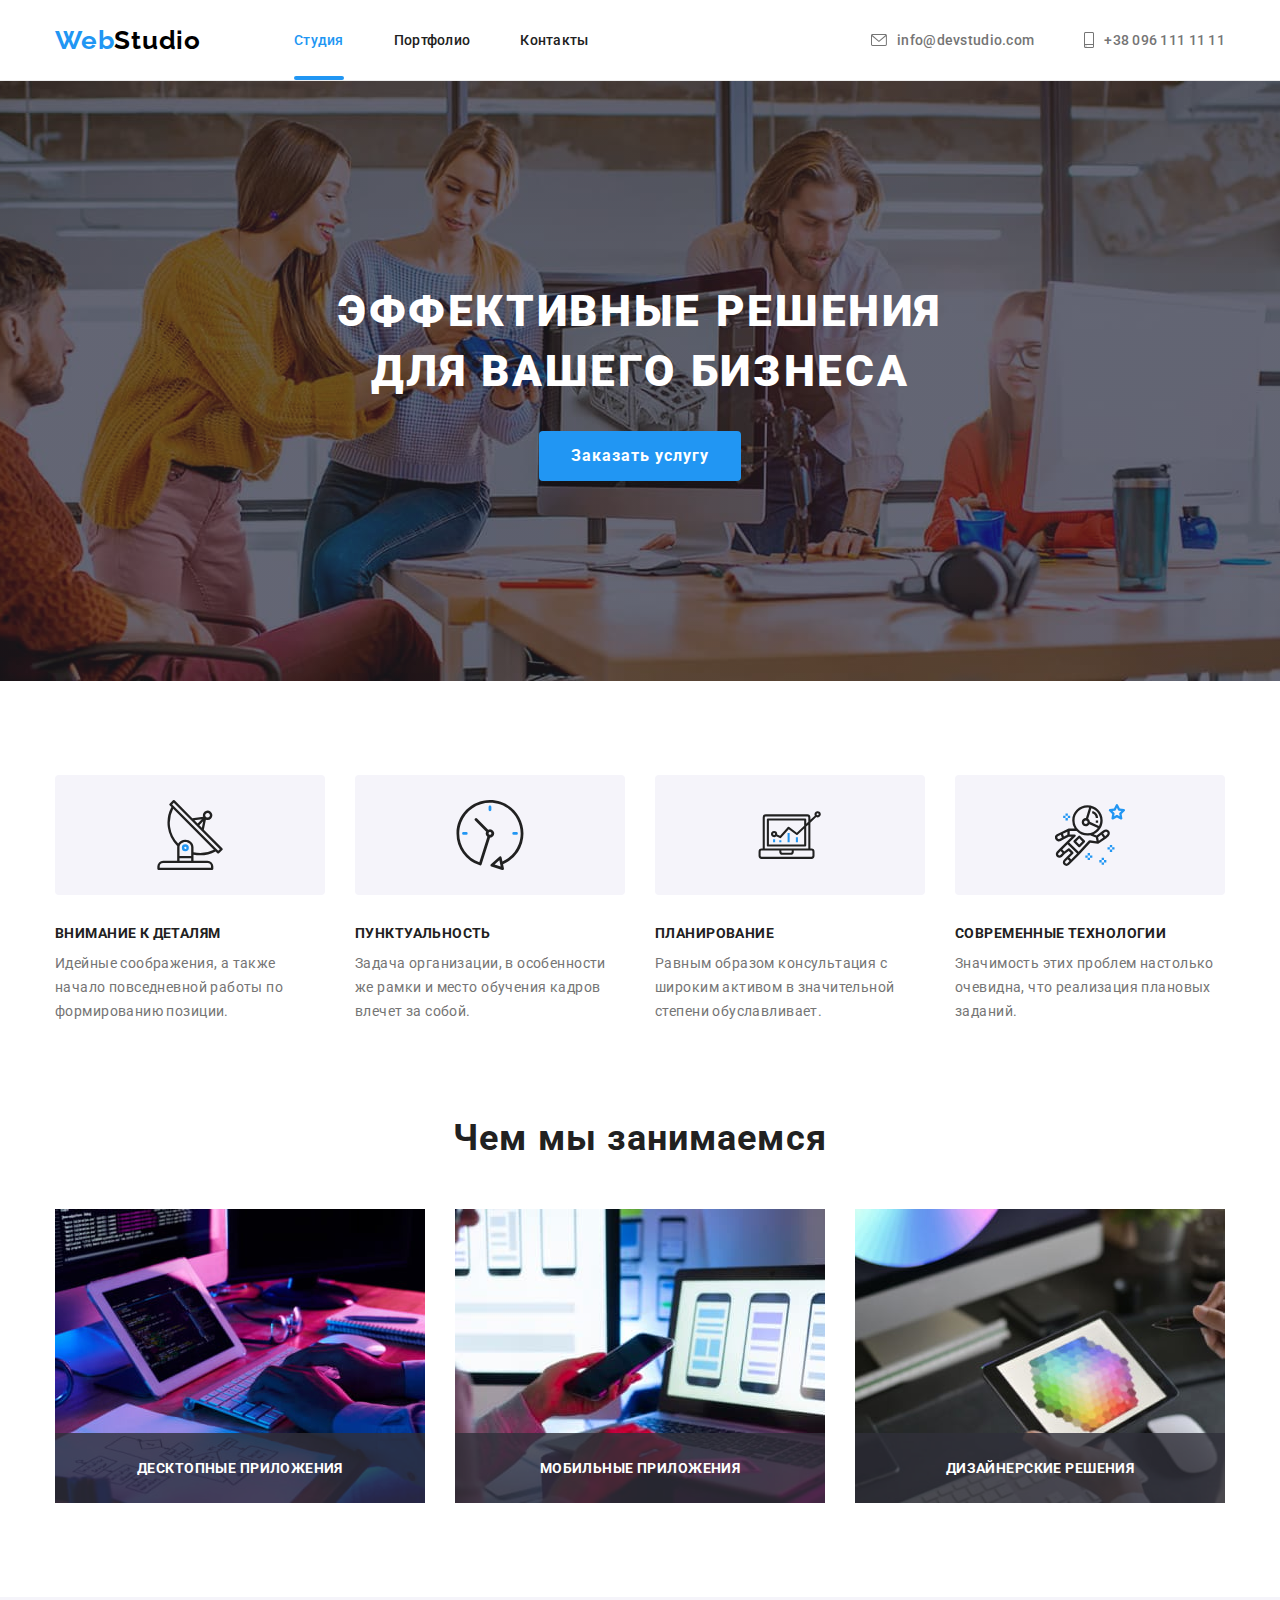
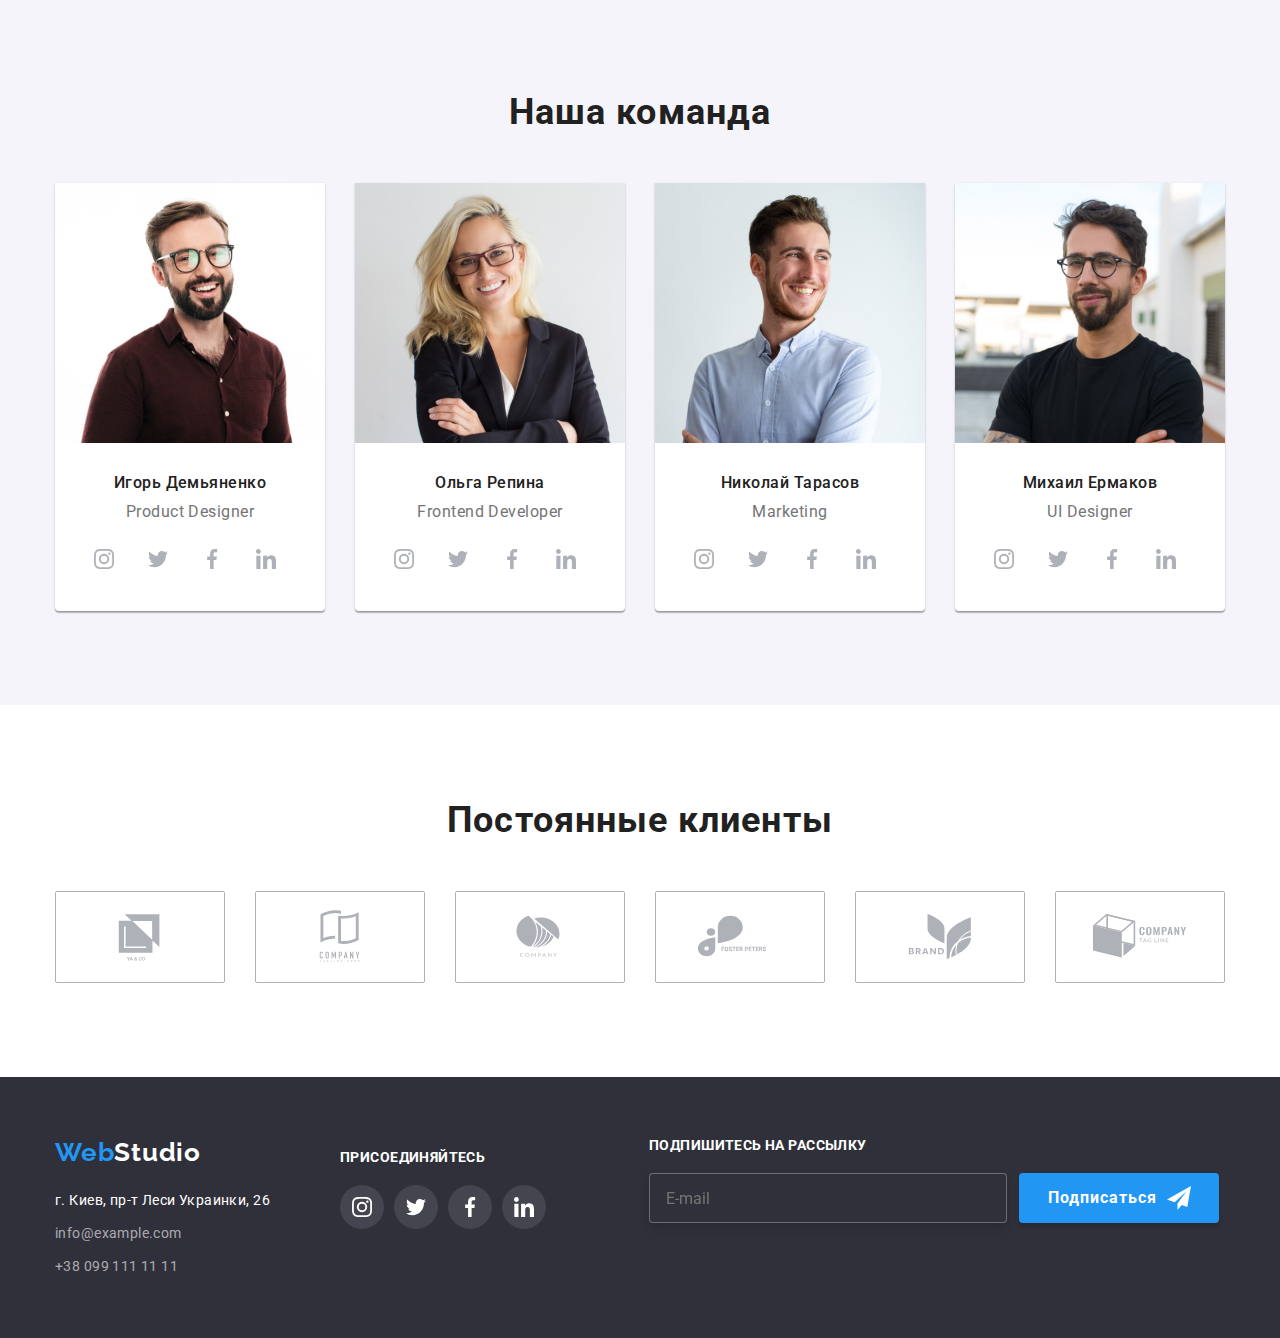
<file: index.html>
<!DOCTYPE html>
<html lang="ru">

<head>
    <meta charset="UTF-8">
    <meta http-equiv="X-UA-Compatible" content="IE=edge">
    <meta name="viewport" content="width=device-width, initial-scale=1.0">
    <title>WebStudio</title>
    <link rel="preconnect" href="https://fonts.googleapis.com">
    <link rel="preconnect" href="https://fonts.gstatic.com" crossorigin>
    <link
        href="https://fonts.googleapis.com/css2?family=Raleway:wght@700&family=Roboto:wght@400;500;700;900&display=swap"
        rel="stylesheet">
    <link rel="stylesheet" href="https://cdnjs.cloudflare.com/ajax/libs/modern-normalize/1.1.0/modern-normalize.min.css">
    <link rel="stylesheet" href="./css/styles.css">
</head>

<body>
    <header class="header">
        <div class="container main-menu">
            <a href="./index.html" class="link logo-header"><span class="logo-part">Web</span><span class="logo-second-part">Studio</span></a>    
            <nav class="navigation">
                <ul class="navigation-list list">
                    <li class="navigation-list-item"><a href="./index.html" class="link nav-item active">Студия</a></li>
                    <li class="navigation-list-item"><a href="./portfolio.html" class="link nav-item">Портфолио</a></li>
                    <li class="navigation-list-item"><a href="#" class="link nav-item">Контакты</a></li>
                </ul>
            </nav>
            <ul class="contacts-list list">
                <li><a href="mailto:info@devstudio.com" class="contact-us link">
                    <svg class="contact-icon" width="16" height="12">
                        <use href="./images/icons.svg#icon-envelope"></use>
                    </svg>
                    info@devstudio.com</a></li>
                <li><a href="tel:+380991111111" class="contact-us link">
                    <svg class="contact-icon" width="10" height="16">
                        <use href="./images/icons.svg#icon-smartphone"></use>
                    </svg>
                    +38 096 111 11 11</a></li>
            </ul>
        </div>
        
    </header>
    <main>
        <section class="hero">
            <div class="container">
                <h1 class="hero-title">Эффективные решения </br> для вашего бизнеса</h1>
                <button type="button" class="hero-btn btn" data-modal-open>Заказать услугу</button>
            </div>
        </section>
        <section class="section advantages">
            <div class="container">
                <h2 class="advantages-title">Преимущества</h2>
                <ul class="advantages-list list">
                    <li class="advantages-list-item">
                        <div class="advantages-icon">
                            <svg class="icon" width="70" height="70">
                                <use href="./images/icons.svg#icon-antenna"></use>
                            </svg>
                        </div>
                        <h3 class="advantage">Внимание к деталям</h3>
                        <p class="advantage-description">Идейные соображения, а также начало повседневной работы по
                            формированию позиции.</p>
                    </li>
                    <li class="advantages-list-item">
                        <div class="advantages-icon">
                            <svg class="icon" width="70" height="70">
                                <use href="./images/icons.svg#icon-clock"></use>
                            </svg>
                        </div>
                        <h3 class="advantage">Пунктуальность</h3>
                        <p class="advantage-description">Задача организации, в особенности же рамки и место обучения кадров
                            влечет за собой.</p>
                    </li>
                    <li class="advantages-list-item">
                        <div class="advantages-icon">
                            <svg class="icon" width="70" height="70">
                                <use href="./images/icons.svg#icon-diagram"></use>
                            </svg>
                        </div>
                        <h3 class="advantage">Планирование</h3>
                        <p class="advantage-description">Равным образом консультация с широким активом в значительной
                            степени обуславливает.</p>
                    </li>
                    <li class="advantages-list-item">
                        <div class="advantages-icon">
                            <svg class="icon" width="70" height="70">
                                <use href="./images/icons.svg#icon-astronaut"></use>
                            </svg>
                        </div>
                        <h3 class="advantage">Современные технологии</h3>
                        <p class="advantage-description">Значимость этих проблем настолько очевидна, что реализация плановых
                            заданий.</p>
                    </li>
                </ul>
            </div>
        </section>
        <section class="section occupation">
            <div class="container">
                <h2 class="occupation-title">Чем мы занимаемся</h2>
                <ul class="occupation-list list">
                    <li class="occupation-list-item">
                        <img src="./images/codding.jpg" alt="Разрабатываем" width="370" height="294">
                        <div class="occupation-description">
                            <p class="occupation-text">Десктопные приложения</p>
                        </div>
                    </li>
                    <li class="occupation-list-item">
                        <img src="./images/testing.jpg" alt="Тестим" width="370" height="294">
                        <div class="occupation-description">
                            <p class="occupation-text">Мобильные приложения</p>
                        </div>
                    </li>
                    <li class="occupation-list-item">
                        <img src="./images/drawing.jpg" alt="Рисуем" width="370" height="294">
                        <div class="occupation-description">
                            <p class="occupation-text">Дизайнерские решения</p>
                        </div>
                    </li>
                </ul>
            </div>
        </section>
        <section class="section team">
            <div class="container">
                <h2 class="team-title">Наша команда</h2>
                <ul class="team-list list">
                    <li class="team-list-item">
                        <img src="./images/photo1.jpg" alt="Игорь" width="270px" height="260px">
                        <div class="team-list-item-description">
                            <p class="team-name">Игорь Демьяненко</p>
                            <p class="team-profession">Product Designer</p>
                            <ul class="list team-list-social-networks">
                                <li class="team-list-social-networks-item">
                                    <a href="#" class="social-link">
                                        <svg class="team-social-networks" width="20" height="20">
                                            <use href="./images/icons.svg#icon-instagram"></use>
                                        </svg>
                                    </a>
                                </li>
                                <li class="team-list-social-networks-item">
                                    <a href="#" class="social-link">
                                        <svg class="team-social-networks" width="20" height="20">
                                            <use href="./images/icons.svg#icon-twitter"></use>
                                        </svg>
                                    </a>
                                </li>
                                <li class="team-list-social-networks-item">
                                    <a href="#" class="social-link">
                                        <svg class="team-social-networks" width="20" height="20">
                                            <use href="./images/icons.svg#icon-facebook"></use>
                                        </svg>
                                    </a>
                                </li>
                                <li class="team-list-social-networks-item">
                                    <a href="#" class="social-link">
                                        <svg class="team-social-networks" width="20" height="20">
                                            <use href="./images/icons.svg#icon-linkedin"></use>
                                        </svg>
                                    </a>
                                </li>
                            </ul>
                        </div>
                    </li>
                    <li class="team-list-item">
                        <img src="./images/photo2.jpg" alt="Ольга" width="270px" height="260px">
                        <div class="team-list-item-description">
                            <p class="team-name">Ольга Репина</p>
                            <p class="team-profession">Frontend Developer</p>
                            <ul class="list team-list-social-networks">
                                <li class="team-list-social-networks-item">
                                    <a href="#" class="social-link">
                                        <svg class="team-social-networks" width="20" height="20">
                                            <use href="./images/icons.svg#icon-instagram"></use>
                                        </svg>
                                    </a>
                                </li>
                                <li class="team-list-social-networks-item">
                                    <a href="#" class="social-link">
                                        <svg class="team-social-networks" width="20" height="20">
                                            <use href="./images/icons.svg#icon-twitter"></use>
                                        </svg>
                                    </a>
                                </li>
                                <li class="team-list-social-networks-item">
                                    <a href="#" class="social-link">
                                        <svg class="team-social-networks" width="20" height="20">
                                            <use href="./images/icons.svg#icon-facebook"></use>
                                        </svg>
                                    </a>
                                </li>
                                <li class="team-list-social-networks-item">
                                    <a href="#" class="social-link">
                                        <svg class="team-social-networks" width="20" height="20">
                                            <use href="./images/icons.svg#icon-linkedin"></use>
                                        </svg>
                                    </a>
                                </li>
                            </ul>
                        </div>
                    </li>
                    <li class="team-list-item">
                        <img src="./images/photo3.jpg" alt="Николай" width="270px" height="260px">
                        <div class="team-list-item-description">
                            <p class="team-name">Николай Тарасов</p>
                            <p class="team-profession">Marketing</p>
                            <ul class="list team-list-social-networks">
                                <li class="team-list-social-networks-item">
                                    <a href="#" class="social-link">
                                        <svg class="team-social-networks" width="20" height="20">
                                            <use href="./images/icons.svg#icon-instagram"></use>
                                        </svg>
                                    </a>
                                </li>
                                <li class="team-list-social-networks-item">
                                    <a href="#" class="social-link">
                                        <svg class="team-social-networks" width="20" height="20">
                                            <use href="./images/icons.svg#icon-twitter"></use>
                                        </svg>
                                    </a>
                                </li>
                                <li class="team-list-social-networks-item">
                                    <a href="#" class="social-link">
                                        <svg class="team-social-networks" width="20" height="20">
                                            <use href="./images/icons.svg#icon-facebook"></use>
                                        </svg>
                                    </a>
                                </li>
                                <li class="team-list-social-networks-item">
                                    <a href="#" class="social-link">
                                        <svg class="team-social-networks" width="20" height="20">
                                            <use href="./images/icons.svg#icon-linkedin"></use>
                                        </svg>
                                    </a>
                                </li>
                            </ul>
                        </div>
                    </li>
                    <li class="team-list-item">
                        <img src="./images/photo4.jpg" alt="Михаил" width="270px" height="260px">
                        <div class="team-list-item-description">
                            <p class="team-name">Михаил Ермаков</p>
                            <p class="team-profession">UI Designer</p>
                            <ul class="list team-list-social-networks">
                                <li class="team-list-social-networks-item">
                                    <a href="#" class="social-link">
                                        <svg class="team-social-networks" width="20" height="20">
                                            <use href="./images/icons.svg#icon-instagram"></use>
                                        </svg>
                                    </a>
                                </li>
                                <li class="team-list-social-networks-item">
                                    <a href="#" class="social-link">
                                        <svg class="team-social-networks" width="20" height="20">
                                            <use href="./images/icons.svg#icon-twitter"></use>
                                        </svg>
                                    </a>
                                </li>
                                <li class="team-list-social-networks-item">
                                    <a href="#" class="social-link">
                                        <svg class="team-social-networks" width="20" height="20">
                                            <use href="./images/icons.svg#icon-facebook"></use>
                                        </svg>
                                    </a>
                                </li>
                                <li class="team-list-social-networks-item">
                                    <a href="#" class="social-link">
                                        <svg class="team-social-networks" width="20" height="20">
                                            <use href="./images/icons.svg#icon-linkedin"></use>
                                        </svg>
                                    </a>
                                </li>
                            </ul>
                        </div>
                    </li>
                </ul>
            </div>
        </section>
        <section class="section clients">
            <div class="container">
                <h2 class="clients-title">Постоянные клиенты</h2>
                <ul class="list clients-list">
                    <li class="clients-list-item">
                        <a href="#" class="clients-link">
                            <svg class="clients-icon" width="106" height="60">
                                <use href="./images/icons.svg#icon-logo"></use>
                            </svg>
                        </a>
                    </li>
                    <li class="clients-list-item">
                        <a href="#" class="clients-link">
                            <svg class="clients-icon" width="106" height="60">
                                <use href="./images/icons.svg#icon-logo-1"></use>
                            </svg>
                        </a>
                    </li>
                    <li class="clients-list-item">
                        <a href="#" class="clients-link">
                            <svg class="clients-icon" width="106" height="60">
                                <use href="./images/icons.svg#icon-logo-2"></use>
                            </svg>
                        </a>
                    </li>
                    <li class="clients-list-item">
                        <a href="#" class="clients-link">
                            <svg class="clients-icon" width="106" height="60">
                            <use href="./images/icons.svg#icon-logo-3"></use>
                            </svg>
                        </a>
                    </li>
                    <li class="clients-list-item">
                        <a href="#" class="clients-link">
                            <svg class="clients-icon" width="106" height="60">
                                <use href="./images/icons.svg#icon-logo-4"></use>
                            </svg>
                        </a>
                    </li>
                    <li class="clients-list-item">
                        <a href="#" class="clients-link">
                            <svg class="clients-icon" width="106" height="60">
                                <use href="./images/icons.svg#icon-logo-5"></use>
                            </svg>
                        </a>
                    </li>
                </ul>
            </div>
        </section>
    </main>
    <footer class="footer">
        <div class="container footer-container">
            <div class="footer-address">
                <a href="./index.html" class="link logo-style-footer"><span class="logo-part">Web</span>Studio</a>
                <address class="address">
                    г. Киев, пр-т Леси Украинки, 26
                </address>
                <ul class="list">
                    <li class="contacts-mail"><a href="mailto:info@example.com" class="contact-us-footer link">info@example.com</a></li>
                    <li class="contacts-tel"><a href="tel:+380991111111" class="contact-us-footer link">+38 099 111 11 11</a></li>
                </ul>
            </div>
            <div class="footer-link">
                <h3 class="footer-link-title">присоединяйтесь</h3>
                <ul class="footer-links-list list">
                    <li class="footer-links-list-item">
                        <a href="#" class="footer-social-network-link">
                            <svg class="fotter-links-icon" width="20" height="20">
                                <use href="./images/icons.svg#icon-instagram"></use>
                            </svg>
                        </a>
                    </li>
                    <li class="footer-links-list-item">
                        <a href="#" class="footer-social-network-link">
                            <svg class="fotter-links-icon" width="20" height="20">
                                <use href="./images/icons.svg#icon-twitter"></use>
                            </svg>
                        </a>
                    </li>
                    <li class="footer-links-list-item">
                        <a href="#" class="footer-social-network-link">
                            <svg class="fotter-links-icon" width="20" height="20">
                                <use href="./images/icons.svg#icon-facebook"></use>
                            </svg>
                        </a>
                    </li>
                    <li class="footer-links-list-item">
                        <a href="#" class="footer-social-network-link">
                            <svg class="fotter-links-icon" width="20" height="20">
                                <use href="./images/icons.svg#icon-linkedin"></use>
                            </svg>
                        </a>
                    </li>
                </ul>
            </div>
            <div class="form-subscriber">
                <h3 class="signup-title">Подпишитесь на рассылку</h3>
                <div class="form-wrapper">
                    <form action="#" class="footer-form">
                        <div class="footer-form-item">
                            <input type="email" name="email" class="signup-form-input" placeholder="E-mail">
                            <button type="submit" class="signup-btn">
                                Подписаться
                                <svg width="24" height="24" class="signup-btn-icon">
                                    <use href="./images/icons.svg#icon-send"></use>
                                </svg>
                            </button>
                        </div>
                    </form>
                </div>
            </div>
        </div>
    </footer>
    <div class="backdrop is-hidden" data-modal>
        <div class="modal">
            <button class="modal-close-btn btn" type="button" data-modal-close>
                <svg class="modal-close-icon" width="18" height="18">
                    <use href="./images/icons.svg#icon-close"></use>
                </svg>
            </button>
            <div class="modal-form">
                    <p class="modal-form-title">Оставьте свои данные, мы вам перезвоним</p>
                <form>
                    <label class="modal-form-label">
                        Имя
                        <input type="text" class="modal-form-input" name="client-name" placeholder=" ">
                        <svg width="18" height="18" class="modal-form-icon">
                            <use href="./images/icons.svg#icon-person"></use>
                        </svg>
                    </label>
                    <label class="modal-form-label">
                        Телефон
                        <input type="tel" class="modal-form-input" name="client-phone-number" placeholder=" ">
                        <svg width="18" height="18" class="modal-form-icon">
                            <use href="./images/icons.svg#icon-phone"></use>
                        </svg>
                    </label>
                    <label class="modal-form-label">
                        Почта
                        <input type="email" class="modal-form-input" name="client-email" placeholder=" ">
                        <svg width="18" height="18" class="modal-form-icon">
                            <use href="./images/icons.svg#icon-email"></use>
                        </svg>
                    </label>
                    <label class="modal-form-label">
                        Комментарий
                        <textarea name="comment" class="modal-form-textarea" rows="6" placeholder="Введите текст"></textarea>
                    </label>
                    <label class="modal-form-label-checkbox">
                        <input type="checkbox" class="checkbox" name="contract-acceptance">
                        <span class="icon-checkbox"></span>
                        Соглашаюсь с рассылкой и принимаю <a href="#" class="terms">Условия договора</a>
                    </label>
                    <button type="submit" class="modal-form-button">Отправить</button>
                </form>
            </div>
        </div>
    </div>
    <script src="./js/modal.js"></script>
</body>
</html>
</file>
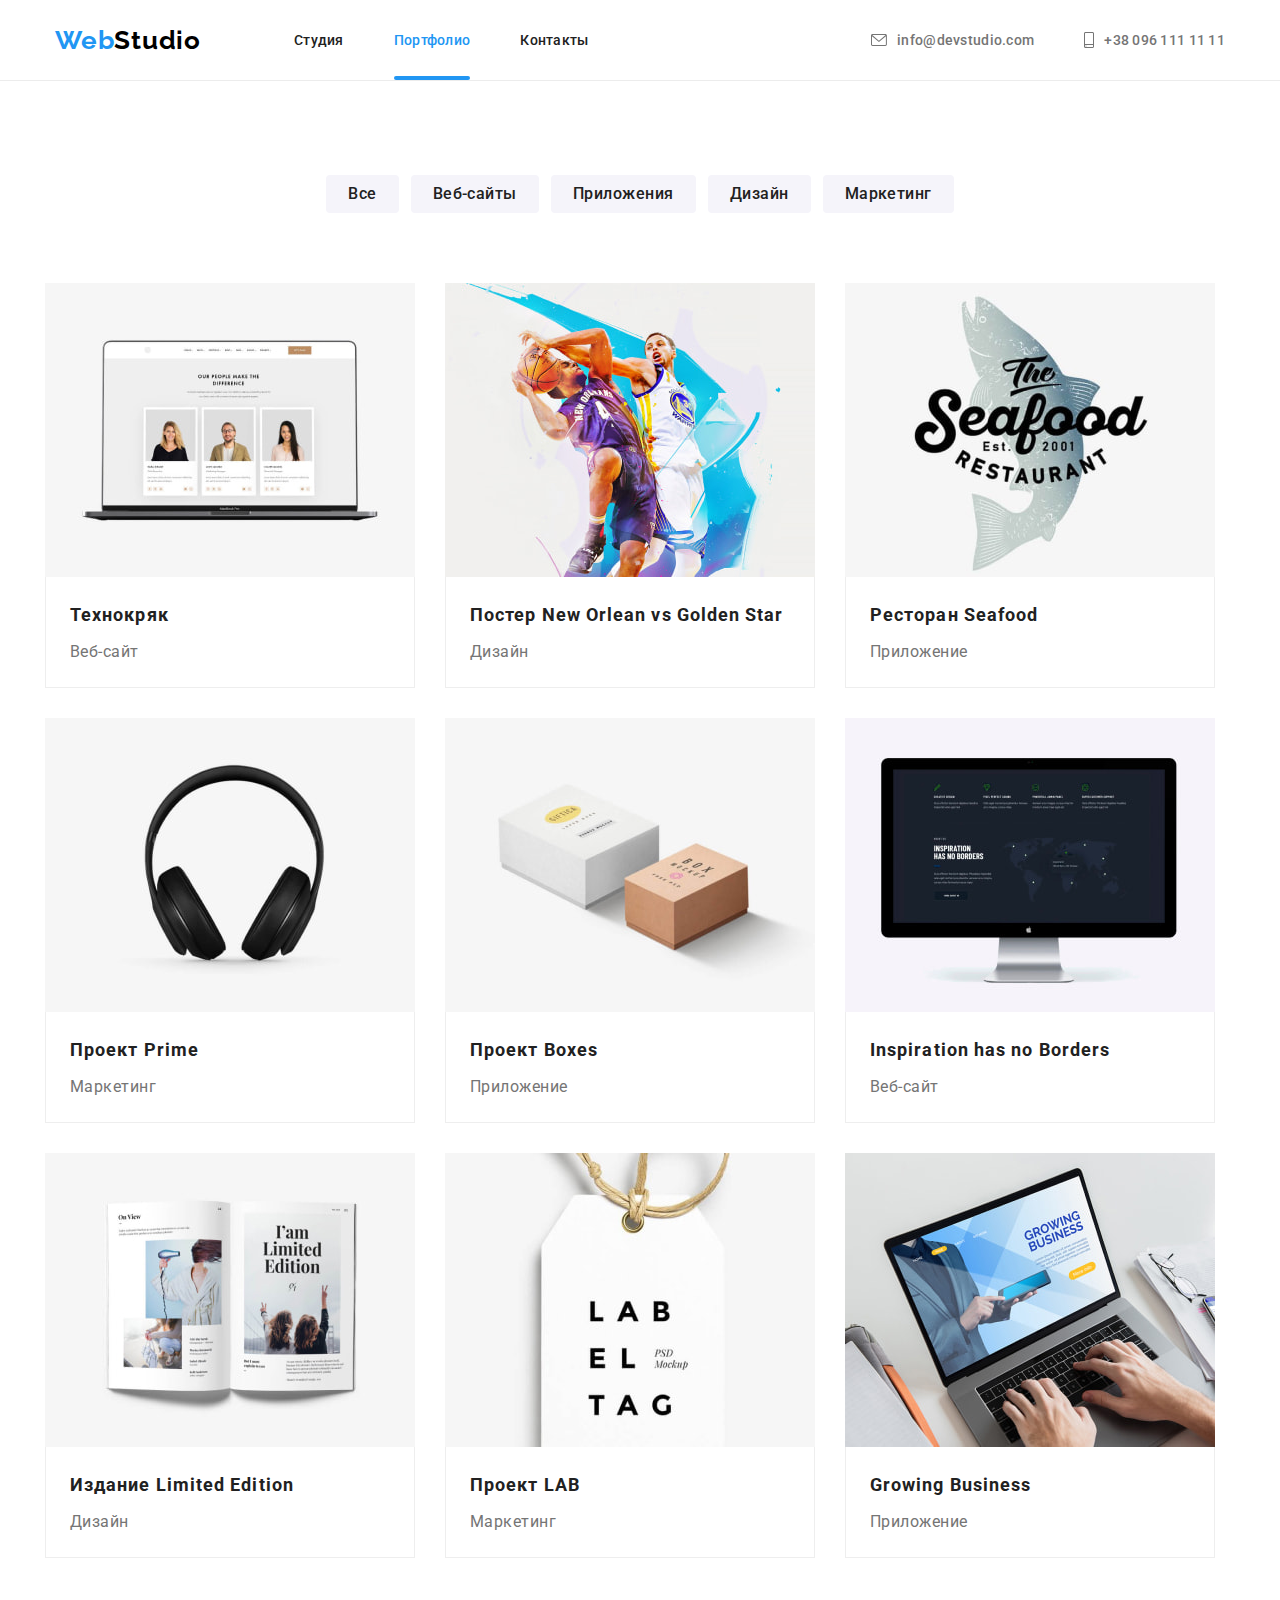
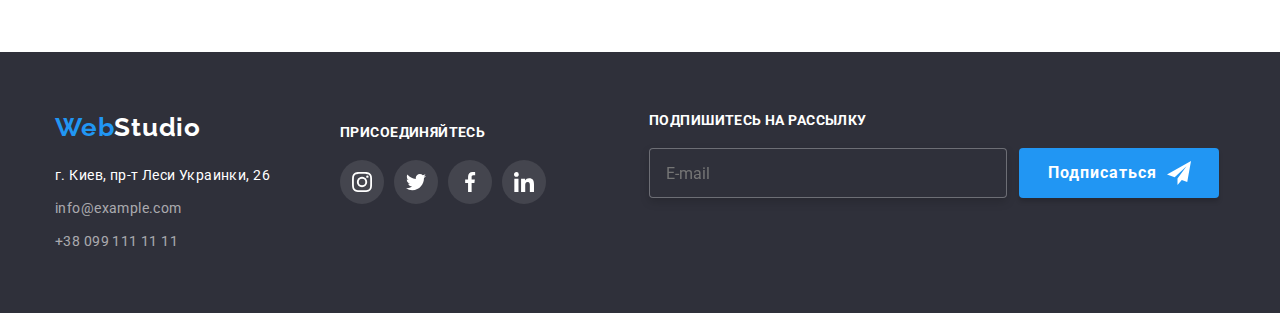
<file: portfolio.html>
<!DOCTYPE html>
<html lang="ru">

<head>
    <meta charset="UTF-8">
    <meta http-equiv="X-UA-Compatible" content="IE=edge">
    <meta name="viewport" content="width=device-width, initial-scale=1.0">
    <title>WebStudio</title>
    <link rel="preconnect" href="https://fonts.googleapis.com">
    <link rel="preconnect" href="https://fonts.gstatic.com" crossorigin>
    <link
        href="https://fonts.googleapis.com/css2?family=Raleway:wght@700&family=Roboto:wght@400;500;700;900&display=swap"
        rel="stylesheet">
    <link rel="stylesheet" href="https://cdnjs.cloudflare.com/ajax/libs/modern-normalize/1.1.0/modern-normalize.min.css">
    <link rel="stylesheet" href="./css/styles.css">
</head>

<body>
    <header class="header">
        <div class="container main-menu">
            <a href="./index.html" class="link logo-header"><span class="logo-part">Web</span><span
                class="logo-second-part">Studio</span></a>
            <nav class="navigation">
                <ul class="navigation-list list">
                    <li class="navigation-list-item"><a href="./index.html" class="link nav-item">Студия</a></li>
                    <li class="navigation-list-item"><a href="./portfolio.html" class="link nav-item active">Портфолио</a></li>
                    <li class="navigation-list-item"><a href="#" class="link nav-item">Контакты</a></li>
                </ul>
            </nav>
            <ul class="contacts-list list">
                <li><a href="mailto:info@devstudio.com" class="contact-us link">
                        <svg class="contact-icon" width="16" height="12">
                            <use href="./images/icons.svg#icon-envelope"></use>
                        </svg>
                        info@devstudio.com</a></li>
                <li><a href="tel:+380991111111" class="contact-us link">
                        <svg class="contact-icon" width="10" height="16">
                            <use href="./images/icons.svg#icon-smartphone"></use>
                        </svg>
                        +38 096 111 11 11</a></li>
            </ul>
        </div>
    </header>
    <main>
        <section class="section works">
            <div class="container">
                <ul class="works-button-list list">
                    <li class="works-button-list-item"><button class="btn works-btn" type="button">Все</button></li>
                    <li class="works-button-list-item"><button class="btn works-btn" type="button">Веб-сайты</button></li>
                    <li class="works-button-list-item"><button class="btn works-btn" type="button">Приложения</button></li>
                    <li class="works-button-list-item"><button class="btn works-btn" type="button">Дизайн</button></li>
                    <li class="works-button-list-item"><button class="btn works-btn" type="button">Маркетинг</button></li>
                </ul>
                <ul class="works-list list">
                    <li class="work-item">
                        <div class="product-thumb">
                            <img src="./images/portfolio/work-1.jpg" alt="" width="370" class="work-item-image">
                            <div class="product-text">
                                <p>Ресурс предлагает комплексные предложения с разным уровнем функционала и сервисов. Все это позволит посетителю получить исчерпывающие сведения о компании или частном лице.</p>
                            </div>
                        </div>
                        <div class="work-name-type">
                            <p class="work-name">Технокряк</p>
                            <p class="work-type">Веб-сайт</p>
                        </div>
                    </li>
                    <li class="work-item">
                        <div class="product-thumb">
                            <img src="./images/portfolio/work-2.jpg" alt="" width="370" class="work-item-image">
                            <div class="product-text">
                                <p>Ресурс предлагает комплексные предложения с разным уровнем функционала и сервисов. Все это позволит посетителю получить исчерпывающие сведения о компании или частном лице.</p>
                            </div>
                        </div>
                        <div class="work-name-type">
                            <p class="work-name">Постер New Orlean vs Golden Star</p>
                            <p class="work-type">Дизайн</p>
                        </div>
                    </li>
                    <li class="work-item">
                        <div class="product-thumb">
                            <img src="./images/portfolio/work-3.jpg" alt="" width="370" class="work-item-image">
                            <div class="product-text">
                                <p>Ресурс предлагает комплексные предложения с разным уровнем функционала и сервисов. Все это позволит посетителю получить исчерпывающие сведения о компании или частном лице.</p>
                            </div>
                        </div>
                        <div class="work-name-type">
                            <p class="work-name">Ресторан Seafood</p>
                            <p class="work-type">Приложение</p>
                        </div>
                    </li>
                    <li class="work-item">
                        <div class="product-thumb">
                            <img src="./images/portfolio/work-4.jpg" alt="" width="370" class="work-item-image">
                            <div class="product-text">
                                <p>Ресурс предлагает комплексные предложения с разным уровнем функционала и сервисов. Все это позволит посетителю получить исчерпывающие сведения о компании или частном лице.</p>
                            </div>
                        </div>
                        <div class="work-name-type">
                            <p class="work-name">Проект Prime</p>
                            <p class="work-type">Маркетинг</p>
                        </div>
                    </li>
                    <li class="work-item">
                        <div class="product-thumb">
                            <img src="./images/portfolio/work-5.jpg" alt="" width="370" class="work-item-image">
                            <div class="product-text">
                                <p>Ресурс предлагает комплексные предложения с разным уровнем функционала и сервисов. Все это позволит посетителю получить исчерпывающие сведения о компании или частном лице.</p>
                            </div>
                        </div>
                        <div class="work-name-type">
                            <p class="work-name">Проект Boxes</p>
                            <p class="work-type">Приложение</p>
                        </div>
                    </li>
                    <li class="work-item">
                        <div class="product-thumb">
                            <img src="./images/portfolio/work-6.jpg" alt="" width="370" class="work-item-image">
                            <div class="product-text">
                                <p>Ресурс предлагает комплексные предложения с разным уровнем функционала и сервисов. Все это позволит посетителю получить исчерпывающие сведения о компании или частном лице.</p>
                            </div>
                        </div>
                        <div class="work-name-type">
                            <p class="work-name">Inspiration has no Borders</p>
                            <p class="work-type">Веб-сайт</p>
                        </div>
                    </li>
                    <li class="work-item">
                        <div class="product-thumb">
                            <img src="./images/portfolio/work-7.jpg" alt="" width="370" class="work-item-image">
                            <div class="product-text">
                                <p>Ресурс предлагает комплексные предложения с разным уровнем функционала и сервисов. Все это позволит посетителю получить исчерпывающие сведения о компании или частном лице.</p>
                            </div>
                        </div>
                        <div class="work-name-type">
                            <p class="work-name">Издание Limited Edition</p>
                            <p class="work-type">Дизайн</p>
                        </div>
                    </li>
                    <li class="work-item">
                        <div class="product-thumb">
                            <img src="./images/portfolio/work-8.jpg" alt="" width="370" class="work-item-image">
                            <div class="product-text">
                                <p>Ресурс предлагает комплексные предложения с разным уровнем функционала и сервисов. Все это позволит посетителю получить исчерпывающие сведения о компании или частном лице.</p>
                            </div>
                        </div>
                        <div class="work-name-type">
                            <p class="work-name">Проект LAB</p>
                            <p class="work-type">Маркетинг</p>
                        </div>
                    </li>
                    <li class="work-item">
                        <div class="product-thumb">
                            <img src="./images/portfolio/work-9.jpg" alt="" width="370" class="work-item-image">
                            <div class="product-text">
                                <p>Ресурс предлагает комплексные предложения с разным уровнем функционала и сервисов. Все это позволит посетителю получить исчерпывающие сведения о компании или частном лице.</p>
                            </div>
                        </div>
                        <div class="work-name-type">
                            <p class="work-name">Growing Business</p>
                            <p class="work-type">Приложение</p>
                        </div>
                    </li>
                </ul>
            </div>
        </section>
    </main>
    <footer class="footer">
        <div class="container footer-container">
            <div class="footer-address">
                <a href="./index.html" class="link logo-style-footer"><span class="logo-part">Web</span>Studio</a>
                <address class="address">
                    г. Киев, пр-т Леси Украинки, 26
                </address>
                <ul class="list">
                    <li class="contacts-mail"><a href="mailto:info@example.com"
                            class="contact-us-footer link">info@example.com</a></li>
                    <li class="contacts-tel"><a href="tel:+380991111111" class="contact-us-footer link">+38 099 111 11 11</a>
                    </li>
                </ul>
            </div>
            <div class="footer-link">
                <h3 class="footer-link-title">присоединяйтесь</h3>
                <ul class="footer-links-list list">
                    <li class="footer-links-list-item">
                        <a href="#" class="footer-social-network-link">
                            <svg class="fotter-links-icon" width="20" height="20">
                                <use href="./images/icons.svg#icon-instagram"></use>
                            </svg>
                        </a>
                    </li>
                    <li class="footer-links-list-item">
                        <a href="#" class="footer-social-network-link">
                            <svg class="fotter-links-icon" width="20" height="20">
                                <use href="./images/icons.svg#icon-twitter"></use>
                            </svg>
                        </a>
                    </li>
                    <li class="footer-links-list-item">
                        <a href="#" class="footer-social-network-link">
                            <svg class="fotter-links-icon" width="20" height="20">
                                <use href="./images/icons.svg#icon-facebook"></use>
                            </svg>
                        </a>
                    </li>
                    <li class="footer-links-list-item">
                        <a href="#" class="footer-social-network-link">
                            <svg class="fotter-links-icon" width="20" height="20">
                                <use href="./images/icons.svg#icon-linkedin"></use>
                            </svg>
                        </a>
                    </li>
                </ul>
            </div>
            <div class="form-subscriber">
                <h3 class="signup-title">Подпишитесь на рассылку</h3>
                <div class="form-wrapper">
                    <form action="#" class="footer-form">
                        <div class="footer-form-item">
                            <input type="email" name="email" class="signup-form-input" placeholder="E-mail">
                            <button type="submit" class="signup-btn">
                                Подписаться
                                <svg width="24" height="24" class="signup-btn-icon">
                                    <use href="./images/icons.svg#icon-send"></use>
                                </svg>
                            </button>
                        </div>
                    </form>
                </div>
            </div>
        </div>
    </footer>
</body>
</html>
</file>
<file: css/styles.css>
body {
  font-family: "Roboto", sans-serif;
  color: #212121;
  box-sizing: border-box;
  margin: 0;
  padding: 0;
}

.container {
  width: 1200px;
  margin: 0 auto;
  padding-left: 15px;
  padding-right: 15px;
}

.section {
  padding-top: 94px;
  padding-bottom: 94px;
}

p,
h1,
h2,
h3,
h4,
h5,
h6 {
  margin: 0;
}

ul {
  margin: 0;
  padding: 0;
}

img {
  display: block;
}

/*----------- HEADER ------------*/
.header {
  /* padding-top: 24px;
  padding-bottom: 25px; */
  border-bottom: 1px solid #ececec;
}

.logo-second-part {
  font-family: "Raleway";
  font-weight: 700;
  font-size: 26px;
  line-height: 31px;
  letter-spacing: 0.03em;
  color: #000000;
}

.logo-part {
  font-family: "Raleway";
  font-weight: 700;
  font-size: 26px;
  line-height: 31px;
  letter-spacing: 0.03em;
  color: #2196f3;
}

.logo-header {
  margin-right: 93px;
}

.main-menu,
.contacts-list,
.navigation-list {
  display: flex;
}

.navigation {
  display: flex;
  align-items: center;
}

.main-menu {
  align-items: center;
}

.link {
  text-decoration: none;
}

.list {
  list-style: none;
}

.contact-icon {
  margin-right: 10px;
  transition: fill 250ms cubic-bezier(0.4, 0, 0.2, 1);
}

.contact-icon:hover,
.contact-icon:focus,
.contact-us:hover,
.contact-us:focus {
  fill: #2196f3;
  color: #2196f3;
}

.contacts-list {
  margin-left: auto;
}

.navigation-list-item:not(:first-child) {
  margin-left: 50px;
}

.contact-us {
  fill: #757575;
  color: #757575;
  font-weight: 500;
  font-size: 14px;
  line-height: 16px;
  letter-spacing: 0.02em;
  margin-left: 50px;
  align-items: center;
  display: flex;
  transition: color 250ms cubic-bezier(0.4, 0, 0.2, 1);
}

.nav-item {
  position: relative;
  display: block;
  font-weight: 500;
  font-size: 14px;
  line-height: 16px;
  letter-spacing: 0.02em;
  color: #212121;
  padding-top: 32px;
  padding-bottom: 32px;
  transition: color 250ms cubic-bezier(0.4, 0, 0.2, 1);
}

.active::after {
  position: absolute;
  display: block;
  content: "";
  width: 100%;
  height: 4px;
  background-color: #2196f3;
  bottom: 0;
  left: 0;
  border-radius: 2px;
}

.nav-item:hover,
.nav-item:focus {
  color: #2196f3;
}

.active {
  color: #2196f3;
}

/* -------------HERO----------------- */
.hero {
  background-color: #2f303a;
  background-image: linear-gradient(
      rgba(47, 48, 58, 0.4),
      rgba(47, 48, 58, 0.4)
    ),
    url(../images/bg-hero.jpg);
  background-repeat: no-repeat;
  background-size: cover;
  background-position: center;
  padding-top: 200px;
  padding-bottom: 200px;
}

.hero-title {
  font-weight: 900;
  font-size: 44px;
  line-height: 60px;
  color: #ffffff;
  text-transform: uppercase;
  text-align: center;
  letter-spacing: 0.06em;
  margin-bottom: 30px;
}

.hero-btn {
  font-family: "Roboto", sans-serif;
  display: block;
  font-weight: 700;
  font-size: 16px;
  line-height: 30px;
  padding: 10px 32px;
  background-color: #2196f3;
  letter-spacing: 0.06em;
  border: none;
  color: #ffffff;
  border-radius: 4px;
  margin: 0 auto;
}

.btn {
  cursor: pointer;
}

/* -------- ADVANTAGE SECTION ----------- */
.advantages {
  padding-bottom: 0;
  display: flex;
}

.advantages-title {
  display: none;
}

.advantages-list {
  display: flex;
  justify-content: space-between;
}

.advantages-icon {
  display: flex;
  width: 270px;
  height: 120px;
  background-color: #f5f4fa;
  justify-content: center;
  align-items: center;
  margin-bottom: 30px;
  border-radius: 4px;
  /* padding: 25px 100px; */
}

.advantage {
  font-weight: 700;
  font-size: 14px;
  line-height: 16px;
  letter-spacing: 0.03em;
  text-transform: uppercase;
}

.advantage-description {
  font-size: 14px;
  line-height: 24px;
  letter-spacing: 0.03em;
  color: #757575;
  width: 270px;
  margin-top: 10px;
}

/* -------------OCCUPATION-------------- */
.occupation-title {
  font-weight: 700;
  font-size: 36px;
  line-height: 42px;
  text-align: center;
  letter-spacing: 0.03em;
}

.occupation-list {
  display: flex;
  margin-top: 50px;
  justify-content: space-between;
}

.occupation-list-item {
  position: relative;
}

.occupation-description {
  display: flex;
  position: absolute;
  bottom: 0;
  left: 0;
  width: 100%;
  height: 70px;
  background-color: rgba(47, 48, 58, 0.8);
  align-items: center;
  justify-content: center;
}

.occupation-text {
  font-style: normal;
  font-weight: 700;
  font-size: 14px;
  line-height: 16px;
  text-align: center;
  letter-spacing: 0.03em;
  text-transform: uppercase;
  color: #fff;
}

/* ---------------TEAM--------------- */
/* .team-social-networks {
  background-size: cover;
} */

/* .team-social-networks:hover {
  fill: #ffffff;
  background-color: #2196f3;
  border-radius: 50%;
} */

.team-list-social-networks {
  display: flex;
  margin-top: 16px;
  justify-content: center;
}

.team-list-social-networks-item {
  margin-right: 10px;
}

.social-link {
  display: flex;
  justify-content: center;
  fill: #afb1b8;
  width: 44px;
  height: 44px;
  align-items: center;
  border-radius: 50%;
  transition: background-color 250ms cubic-bezier(0.4, 0, 0.2, 1),
    fill 250ms cubic-bezier(0.4, 0, 0.2, 1);
}

.social-link:hover,
.social-link:focus {
  fill: #ffffff;
  background-color: #2196f3;
}

.team {
  background-color: #f5f4fa;
}

.team-list {
  display: flex;
  text-align: center;
  margin-top: 50px;
}

.team-title {
  font-weight: 700;
  font-size: 36px;
  line-height: 42px;
  text-align: center;
  letter-spacing: 0.03em;
}

.team-name {
  font-weight: 500;
  font-size: 16px;
  line-height: 19px;
  letter-spacing: 0.03em;
}

.team-profession {
  font-size: 16px;
  line-height: 19px;
  letter-spacing: 0.03em;
  color: #757575;
  margin-top: 10px;
}

.team-list-item {
  background: #ffffff;
  box-shadow: 0px 1px 3px rgba(0, 0, 0, 0.12), 0px 1px 1px rgba(0, 0, 0, 0.14),
    0px 2px 1px rgba(0, 0, 0, 0.2);
  border-radius: 0px 0px 4px 4px;
  width: 270px;
}

.team-list-item:not(:last-child) {
  margin-right: 30px;
}

.team-list-item-description {
  padding-top: 30px;
  padding-bottom: 30px;
}

/* -------------Clients-------------- */
.clients-title {
  font-style: normal;
  font-weight: 700;
  font-size: 36px;
  line-height: 42px;
  text-align: center;
  letter-spacing: 0.03em;
  color: #212121;
  margin-bottom: 50px;
}

.clients-link {
  display: flex;
  fill: #afb1b8;
  border: 1px solid #afb1b8;
  width: 170px;
  height: 92px;
  margin-right: 30px;
  align-items: center;
  justify-content: center;
  border-radius: 2px;
  transition: fill 250ms cubic-bezier(0.4, 0, 0.2, 1),
    border-color 250ms cubic-bezier(0.4, 0, 0.2, 1);
}

.clients-link:hover,
.clients-link:focus {
  fill: #2196f3;
  border-color: #2196f3;
}

.clients-list {
  display: flex;
}

/* --------------FOOTER---------------- */
.footer {
  background-color: #2f303a;
  padding-top: 60px;
  padding-bottom: 60px;
}

.logo-style-footer {
  font-family: "Raleway";
  font-weight: 700;
  font-size: 26px;
  line-height: 31px;
  letter-spacing: 0.03em;
  color: #ffffff;
}

.address {
  font-style: normal;
  font-size: 14px;
  line-height: 24px;
  letter-spacing: 0.03em;
  color: #ffffff;
  margin-top: 20px;
}

.contact-us-footer {
  font-size: 14px;
  line-height: 24px;
  letter-spacing: 0.03em;
  color: rgba(255, 255, 255, 0.6);
}

.contacts-mail,
.contacts-tel {
  margin-top: 9px;
}

.footer-container {
  display: flex;
}

.footer-address {
  margin-right: 70px;
}

.footer-link {
  margin-top: 12px;
}

.footer-link-title {
  font-style: normal;
  font-weight: 700;
  font-size: 14px;
  line-height: 16px;
  letter-spacing: 0.03em;
  text-transform: uppercase;
  color: #ffffff;
  margin-bottom: 20px;
}

.footer-links-list {
  display: flex;
}

.footer-links-list-item {
  margin-right: 10px;
}

.footer-social-network-link {
  display: flex;
  align-items: center;
  justify-content: center;
  fill: #fff;
  background-color: #44454e;
  border-radius: 50%;
  width: 44px;
  height: 44px;
  transition: background-color 250ms cubic-bezier(0.4, 0, 0.2, 1);
}

.footer-social-network-link:hover,
.footer-social-network-link:focus {
  background-color: #2196f3;
}

.form-subscriber {
  margin-left: 93px;
}

.signup-form-input {
  background-color: #2f303a;
  border: 1px solid rgba(255, 255, 255, 0.3);
  box-sizing: border-box;
  filter: drop-shadow(0px 4px 4px rgba(0, 0, 0, 0.15));
  border-radius: 4px;
  width: 358px;
  height: 50px;
  padding-left: 16px;
  transition: color 250ms cubic-bezier(0.4, 0, 0.2, 1);
}

.signup-form-input:focus {
  color: #fff;
}

.signup-btn {
  width: 200px;
  height: 50px;
  background-color: #2196f3;
  border: none;
  padding-left: 29px;
  padding-top: 10px;
  padding-bottom: 10px;
  box-shadow: 0px 4px 4px rgba(0, 0, 0, 0.15);
  border-radius: 4px;
  color: #fff;
  font-style: normal;
  font-weight: 700;
  font-size: 16px;
  line-height: 30px;
  display: flex;
  align-items: center;
  letter-spacing: 0.06em;
  margin-left: 12px;
  cursor: pointer;
}

.signup-btn-icon {
  fill: #fff;
  margin-left: 10px;
}

.footer-form-item {
  display: flex;
  align-items: center;
}

.signup-title {
  font-style: normal;
  font-weight: 700;
  font-size: 14px;
  line-height: 16px;
  letter-spacing: 0.03em;
  text-transform: uppercase;
  color: #ffffff;
  margin-bottom: 20px;
}

/* -------------PORTFOLIO---------------- */
.works-button-list {
  text-align: center;
  margin-bottom: 50px;
}

.works-button-list-item:not(:last-child) {
  margin-right: 8px;
}

.works-button-list-item {
  display: inline-block;
}

.works-btn {
  display: block;
  font-family: "Roboto", sans-serif;
  font-style: normal;
  color: #212121;
  border: none;
  background-color: #f5f4fa;
  border-radius: 4px;
  font-weight: 500;
  font-size: 16px;
  line-height: 26px;
  /* text-align: center; */
  letter-spacing: 0.03em;
  padding: 6px 22px;
  transition: background-color 250ms cubic-bezier(0.4, 0, 0.2, 1),
    color 250ms cubic-bezier(0.4, 0, 0.2, 1),
    box-shadow 250ms cubic-bezier(0.4, 0, 0.2, 1);
}

.works-btn:hover,
.works-btn:focus {
  background-color: #2196f3;
  color: #ffffff;
  box-shadow: 0px 3px 1px rgba(0, 0, 0, 0.1), 0px 1px 2px rgba(0, 0, 0, 0.08),
    0px 2px 2px rgba(0, 0, 0, 0.12);
}

.works-list {
  display: flex;
  flex-wrap: wrap;
  margin-left: -10px;
  margin-top: -10px;
}

.work-name-type {
  padding: 20px 24px;
  border: 1px solid #eeeeee;
  border-top: 0;
}

.work-name {
  font-weight: 700;
  font-size: 18px;
  line-height: 36px;
  letter-spacing: 0.06em;
}

.work-type {
  margin-top: 4px;
  font-size: 16px;
  line-height: 30px;
  letter-spacing: 0.03em;
  color: #757575;
}

.work-item {
  display: block;
  width: 370px;
  margin-top: 30px;
  /* margin-right: 30px; */
  flex-basis: calc((100% - 90px) / 3);
  transition: box-shadow 250ms cubic-bezier(0.4, 0, 0.2, 1);
}

.work-item:not(:nth-child(3n)) {
  margin-right: 30px;
}

.work-item:hover,
.work-item:focus {
  box-shadow: 0px 1px 1px rgba(0, 0, 0, 0.12), 0px 4px 4px rgba(0, 0, 0, 0.06),
    1px 4px 6px rgba(0, 0, 0, 0.16);
}

.product-thumb {
  position: relative;
  overflow: hidden;
}

.product-thumb::before {
  position: absolute;
  content: "";
  display: block;
  bottom: 0;
  left: 0;
  width: 100%;
  height: 100%;
  background-color: #2196f3;
  opacity: 0.9;
  transform: translateY(100%);
  transition: transform 250ms cubic-bezier(0.4, 0, 0.2, 1);
}

.work-item:hover .product-thumb::before {
  transform: translateY(0);
}

.product-text {
  position: absolute;
  top: 0;
  left: 0;
}

.product-text p {
  padding: 63px 24px;
  font-style: normal;
  font-weight: 400;
  font-size: 18px;
  line-height: 28px;
  letter-spacing: 0.03em;
  color: #ffffff;
  transform: translateY(100%);
  transition: transform 250ms cubic-bezier(0.4, 0, 0.2, 1);
}

.work-item:hover .product-text p {
  transform: translateY(0);
}

/* -----------BACKDROP------------- */

.backdrop {
  position: fixed;
  width: 100%;
  height: 100%;
  top: 0;
  left: 0;
  background-color: rgba(0, 0, 0, 0.2);
  opacity: 1;
  transition: opacity 250ms cubic-bezier(0.4, 0, 0.2, 1),
    visibility 250ms cubic-bezier(0.4, 0, 0.2, 1);
}

.modal {
  position: absolute;
  width: 528px;
  height: 581px;
  top: 50%;
  left: 50%;
  background-color: #fff;
  transform: translate(-50%, -50%);
  box-shadow: 0px 1px 3px rgba(0, 0, 0, 0.12), 0px 1px 1px rgba(0, 0, 0, 0.14),
    0px 2px 1px rgba(0, 0, 0, 0.2);
  border-radius: 4px;
  transform: translate(-50%, -50%) scale(1) rotate(0deg);
  transition: transform 250ms cubic-bezier(0.4, 0, 0.2, 1),
    box-shadow 250ms cubic-bezier(0.4, 0, 0.2, 1);
}

.modal-close-btn {
  display: flex;
  justify-content: center;
  align-items: center;
  position: absolute;
  top: 8px;
  right: 8px;
  width: 30px;
  height: 30px;
  border: 1px solid rgba(0, 0, 0, 0.1);
  border-radius: 50%;
  background-color: #fff;
}

.modal-close-icon {
  fill: #000;
  transition: fill 250ms cubic-bezier(0.4, 0, 0.2, 1);
}

.modal-close-btn:hover > .modal-close-icon,
.modal-close-btn:focus > .modal-close-icon {
  fill: #2196f3;
}

.backdrop.is-hidden {
  visibility: hidden;
  opacity: 0;
  pointer-events: none;
}

.backdrop.is-hidden .modal {
  transform: rotate(300deg) scale(0.01);
  transition: transform 250ms cubic-bezier(0.4, 0, 0.2, 1);
}

.modal-form {
  padding: 40px 40px;
}

.modal-form-title {
  font-style: normal;
  font-weight: 700;
  font-size: 20px;
  line-height: 23px;
  text-align: center;
  letter-spacing: 0.03em;
  margin-bottom: 12px;
  color: #212121;
}

.modal-form-label {
  position: relative;
  font-style: normal;
  font-weight: 400;
  font-size: 12px;
  line-height: 14px;
  letter-spacing: 0.01em;

  color: #757575;
}

.modal-form-input,
.modal-form-textarea {
  width: 100%;
  border: 1px solid rgba(33, 33, 33, 0.2);
  box-sizing: border-box;
  border-radius: 4px;
  margin-bottom: 10px;
  margin-top: 4px;
  transition: border 250ms cubic-bezier(0.4, 0, 0.2, 1);
}

.modal-form-input {
  height: 40px;
  padding-left: 42px;
  outline: none;
}

.modal-form-icon {
  position: absolute;
  top: 35%;
  left: 12px;
  fill: #000;
  transition: fill 250ms cubic-bezier(0.4, 0, 0.2, 1);
}

.modal-form-textarea::placeholder {
  font-style: normal;
  font-weight: 400;
  font-size: 14px;
  line-height: 16px;
  letter-spacing: 0.01em;
  color: rgba(117, 117, 117, 0.5);
}

.modal-form-textarea {
  padding: 12px 16px;
  resize: none;
  outline: none;
}

.modal-form-textarea:focus,
.modal-form-input:focus {
  border: 1px solid #2196f3;
  border-radius: 4px;
  box-sizing: border-box;
  fill: #2196f3;
}

.modal-form-input:focus + .modal-form-icon {
  fill: #2196f3;
}

.terms {
  font-style: normal;
  font-weight: 400;
  font-size: 14px;
  line-height: 24px;
  letter-spacing: 0.03em;
  text-decoration-line: underline;
  color: #2196f3;
  margin-left: 5px;
}

.modal-form-label-checkbox {
  font-weight: 400;
  font-size: 14px;
  line-height: 24px;
  letter-spacing: 0.03em;
  color: #757575;
  display: flex;
  align-items: center;
}

.modal-form-button {
  font-style: normal;
  font-weight: 700;
  font-size: 16px;
  line-height: 30px;
  display: flex;
  margin-top: 30px;
  margin-left: auto;
  margin-right: auto;
  letter-spacing: 0.06em;
  color: #ffffff;
  border: none;
  padding: 10px 56px;
  background-color: #188ce8;
  box-shadow: 0px 4px 4px rgba(0, 0, 0, 0.15);
  border-radius: 4px;
  cursor: pointer;
}

.checkbox {
  position: absolute;
  width: 1px;
  height: 1px;
  overflow: hidden;
  border: 0;
  padding: 0;
  clip: rect(0 0 0 0);
  margin: -1px;
}

.icon-checkbox {
  display: inline-block;
  cursor: pointer;
  width: 16px;
  height: 15px;
  border: 2px solid #212121;
  border-radius: 4px;
  margin-right: 7px;
  background-color: transparent;
}

.checkbox:checked + .icon-checkbox {
  background-color: #2196f3;
  background-image: url("../images/check.svg");
  background-size: contain;
  background-repeat: no-repeat;
  background-position: 50% 50%;
  background-origin: content-box;
  border-color: #2196f3;
}
</file>
